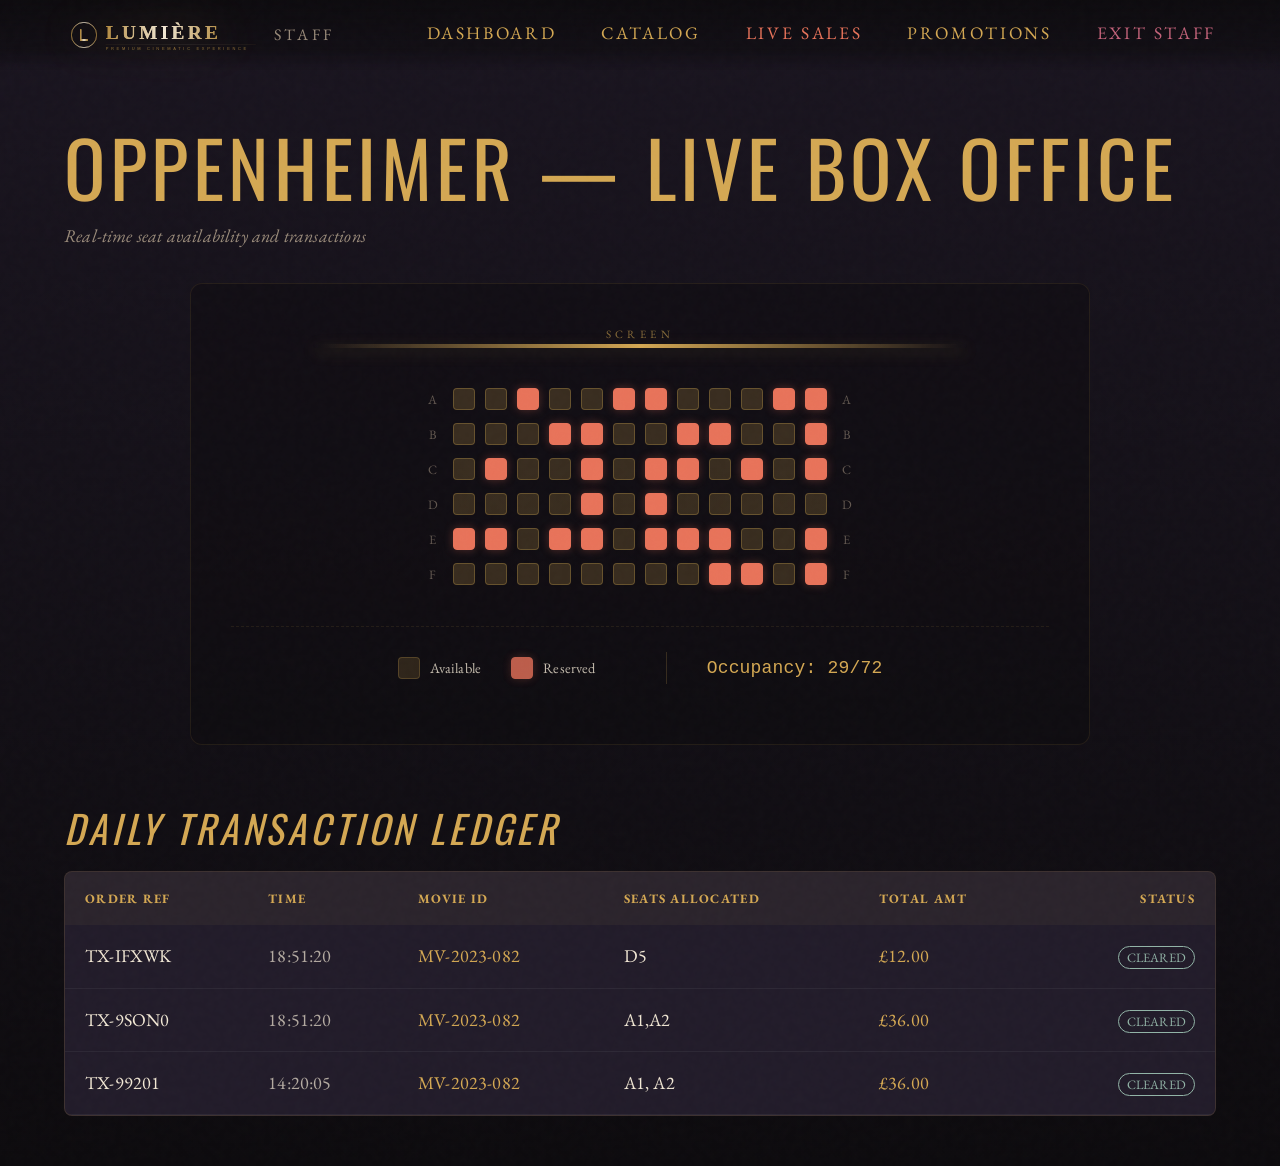
<file: adminSeatSales.html>
<!DOCTYPE html>
<html lang="en">

<head>
  <meta charset="UTF-8">
  <meta name="viewport" content="width=device-width, initial-scale=1.0">
  <title>LUMIÈRE | Live Box Office</title>
  <link rel="stylesheet" href="css/base.css?v=5">
  <link rel="stylesheet" href="css/pages/dashboard.css?v=5">
  <link rel="stylesheet" href="css/pages/footer.css?v=5">
  <link rel="stylesheet" href="css/global.css?v=5">
  <style>
    .ticker {
      background: var(--bg-deep);
      border: 2px solid var(--gold);
      padding: 20px;
      font-family: 'Courier New', monospace;
      font-size: 2rem;
      color: var(--gold);
      text-align: center;
      box-shadow: 0 0 15px rgba(212, 168, 83, 0.3);
    }

    .ticker span {
      animation: blink 1s infinite alternate;
    }

    @keyframes blink {
      from {
        opacity: 1;
      }

      to {
        opacity: 0.6;
      }
    }

    .seat-map {
      display: flex;
      flex-direction: column;
      gap: 12px;
      align-items: center;
      margin: 30px 0;
    }

    .seat-row {
      display: flex;
      gap: 10px;
      align-items: center;
    }

    .seat {
      width: 22px;
      height: 22px;
      border-radius: 4px;
      transition: all 0.3s var(--ease-smooth);
      opacity: 0;
      transform: scale(0);
      animation: seat-intro 0.6s cubic-bezier(0.34, 1.56, 0.64, 1) forwards;
    }

    .seat.available {
      background: rgba(212, 168, 83, 0.2);
      border: 1px solid rgba(212, 168, 83, 0.3);
    }

    .seat.taken {
      background: var(--sunset-coral);
      box-shadow: 0 0 10px rgba(232, 115, 90, 0.3);
      border: 1px solid var(--sunset-coral);
    }

    .row-label {
      font-family: var(--font-accent);
      color: var(--mocha);
      font-size: 0.8rem;
      width: 20px;
      text-align: center;
      opacity: 0.6;
    }

    @keyframes seat-intro {
      to {
        opacity: 1;
        transform: scale(1);
      }
    }

    .screen-line {
      width: 80%;
      height: 4px;
      background: linear-gradient(90deg, transparent, var(--gold), transparent);
      border-radius: 10px;
      margin: 0 auto 40px;
      box-shadow: 0 4px 15px rgba(212, 168, 83, 0.2);
      position: relative;
    }

    .screen-line::after {
      content: 'SCREEN';
      position: absolute;
      top: -20px;
      left: 50%;
      transform: translateX(-50%);
      font-family: var(--font-accent);
      font-size: 0.7rem;
      letter-spacing: 0.4em;
      color: var(--gold);
      opacity: 0.6;
    }

    .tx-slide-in {
      animation: slide-in 0.5s var(--ease-bounce) forwards;
      opacity: 0;
      transform: translateX(30px);
    }

    @keyframes slide-in {
      to {
        opacity: 1;
        transform: translateX(0);
      }
    }
  </style>
</head>

<body>

  <div class="film-grain"></div>
  <div class="page-transition active" id="pageTransition">
    <span class="trans-logo">LUMIÈRE</span>
  </div>

  <nav class="lumiere-nav" style="padding: 15px 5%;">
    <a href="dashboard-admin.html" class="lumiere-logo" style="gap: 10px;">
      <img src="assets/images/logo.svg?v=5" alt="LUMIÈRE" style="height: 40px;">
      <span style="font-family: var(--font-accent); font-size: 1rem; color: var(--mocha); letter-spacing: 0.2em;">STAFF</span>
    </a>
    <div class="nav-links">
      <a href="dashboard-admin.html" class="nav-link">Dashboard</a>
      <a href="organiser-movies.html" class="nav-link">Catalog</a>
      <a href="organiser-seat-sales.html" class="nav-link" style="color: var(--sunset-coral);">Live Sales</a>
      <a href="organiser-promotions.html" class="nav-link">Promotions</a>
      <a href="index.html" class="nav-link" style="color: var(--sunset-rose);">Exit Staff</a>
    </div>
  </nav>

  <div class="page-wrapper org-wrapper" style="padding: 120px 5% 50px;">
    <h1 class="fade-up" style="margin-bottom: 8px;">Oppenheimer — Live Box Office</h1>
    <p style="color: var(--mocha); font-style: italic; font-family: var(--font-accent); margin-bottom: 30px;" class="fade-up" data-delay="100">
      Real-time seat availability and transactions
    </p>

    <div class="fade-up" style="max-width: 900px; margin: 30px auto 0;">
      <div class="theatre-blueprint" style="padding: 60px 40px; border: 1px solid rgba(212, 168, 83, 0.1); border-radius: 12px; background: rgba(13, 11, 14, 0.4); position: relative;">
        <div class="screen-line"></div>
        <div class="seat-map" id="seatMap"></div>
        <div class="seat-legend" style="margin-top: 40px; border-top: 1px dashed rgba(212, 168, 83, 0.1); padding-top: 25px; display: flex; gap: 30px; justify-content: center; align-items: center;">
          <div style="display: flex; align-items: center; gap: 10px; font-family: var(--font-accent); color: var(--cream); opacity: 0.8; font-size: 0.9rem;">
            <div class="seat available" style="opacity: 1; transform: none; animation: none;"></div> Available
          </div>
          <div style="display: flex; align-items: center; gap: 10px; font-family: var(--font-accent); color: var(--cream); opacity: 0.8; font-size: 0.9rem;">
            <div class="seat taken" style="opacity: 1; transform: none; animation: none;"></div> Reserved
          </div>
          <div style="margin-left: 40px; font-family: 'Courier New', monospace; color: var(--gold); border-left: 1px solid rgba(212, 168, 83, 0.2); padding-left: 40px;">
            Occupancy: <span id="soldCount">0</span>/72
          </div>
        </div>
      </div>
    </div>

    <div class="fade-up" style="margin-top: 60px;">
      <h2 style="margin-bottom: 20px; font-style: italic;">Daily Transaction Ledger</h2>
      <div style="background: var(--bg-card); border: 1px solid rgba(212, 168, 83, 0.15); border-radius: 8px; overflow: hidden;">
        <table style="width: 100%; border-collapse: collapse; font-family: var(--font-accent);">
          <thead>
            <tr style="background: rgba(212, 168, 83, 0.05); color: var(--gold); text-align: left;">
              <th style="padding: 15px 20px; font-size: 0.8rem; letter-spacing: 0.1em; text-transform: uppercase;">Order Ref</th>
              <th style="padding: 15px 20px; font-size: 0.8rem; letter-spacing: 0.1em; text-transform: uppercase;">Time</th>
              <th style="padding: 15px 20px; font-size: 0.8rem; letter-spacing: 0.1em; text-transform: uppercase;">Movie ID</th>
              <th style="padding: 15px 20px; font-size: 0.8rem; letter-spacing: 0.1em; text-transform: uppercase;">Seats Allocated</th>
              <th style="padding: 15px 20px; font-size: 0.8rem; letter-spacing: 0.1em; text-transform: uppercase;">Total Amt</th>
              <th style="padding: 15px 20px; font-size: 0.8rem; letter-spacing: 0.1em; text-transform: uppercase; text-align: right;">Status</th>
            </tr>
          </thead>
          <tbody id="ledgerBody">
            <tr style="border-bottom: 1px solid rgba(255, 255, 255, 0.05);">
              <td style="padding: 15px 20px; color: var(--cream);">TX-99201</td>
              <td style="padding: 15px 20px; opacity: 0.7;">14:20:05</td>
              <td style="padding: 15px 20px; color: var(--gold);">MV-2023-082</td>
              <td style="padding: 15px 20px;">A1, A2</td>
              <td style="padding: 15px 20px; color: var(--gold);">£36.00</td>
              <td style="padding: 15px 20px; text-align: right;">
                <span style="color: var(--retro-mint); font-size: 0.8rem; border: 1px solid var(--retro-mint); padding: 2px 8px; border-radius: 20px;">CLEARED</span>
              </td>
            </tr>
          </tbody>
        </table>
      </div>
    </div>
  </div>

  <script src="js/main.js?v=5"></script>
  <script>
    const map = document.getElementById('seatMap');
    const rows = ['A', 'B', 'C', 'D', 'E', 'F'];
    const cols = 12;
    let sold = 0;
    let emptySeats = [];

    rows.forEach((row, rIdx) => {
      const rd = document.createElement('div');
      rd.className = 'seat-row';

      const l = document.createElement('div');
      l.className = 'row-label';
      l.textContent = row;
      rd.appendChild(l);

      for (let i = 1; i <= cols; i++) {
        const s = document.createElement('div');
        const taken = Math.random() > 0.6;
        s.id = `seat-${row}${i}`;
        s.style.animationDelay = ((rIdx * cols + i) * 0.015) + 's';

        if (taken) {
          s.className = 'seat taken';
          sold++;
        } else {
          s.className = 'seat available';
          emptySeats.push(`${row}${i}`);
        }
        rd.appendChild(s);
      }

      const le = document.createElement('div');
      le.className = 'row-label';
      le.textContent = row;
      rd.appendChild(le);

      map.appendChild(rd);
    });

    document.getElementById('soldCount').textContent = sold;
    const ledgerBody = document.getElementById('ledgerBody');

    function generateTxId() {
      return 'TX-' + Math.random().toString(36).substr(2, 5).toUpperCase();
    }

    function addTx(seats, amt) {
      const t = new Date().toLocaleTimeString('en-GB', {
        hour12: false,
        hour: "numeric",
        minute: "numeric",
        second: "numeric"
      });
      const id = generateTxId();

      const lTr = document.createElement('tr');
      lTr.style.borderBottom = '1px solid rgba(255,255,255,0.05)';
      lTr.className = 'tx-slide-in';
      lTr.innerHTML = `
        <td style="padding:15px 20px; color:var(--cream);">${id}</td>
        <td style="padding:15px 20px; opacity:0.7;">${t}</td>
        <td style="padding:15px 20px; color:var(--gold);">MV-2023-082</td>
        <td style="padding:15px 20px;">${seats}</td>
        <td style="padding:15px 20px; color:var(--gold);">£${amt}</td>
        <td style="padding:15px 20px; text-align:right;">
          <span style="color:var(--retro-mint); font-size:0.8rem; border:1px solid var(--retro-mint); padding:2px 8px; border-radius:20px;">CLEARED</span>
        </td>
      `;
      ledgerBody.prepend(lTr);
      if (ledgerBody.children.length > 15) ledgerBody.lastElementChild.remove();
    }

    addTx("A1,A2", "36.00");
    addTx("D5", "12.00");

    setInterval(() => {
      if (emptySeats.length > 0) {
        const n = Math.floor(Math.random() * 2) + 1;
        let s = [];
        for (let i = 0; i < n; i++) {
          if (!emptySeats.length) break;
          const idx = Math.floor(Math.random() * emptySeats.length);
          const id = emptySeats.splice(idx, 1)[0];
          s.push(id);
          const el = document.getElementById(`seat-${id}`);
          if (el) {
            el.classList.remove('available');
            el.classList.add('taken');
            el.style.boxShadow = '0 0 15px var(--sunset-coral)';
            setTimeout(() => el.style.boxShadow = 'none', 1000);
            sold++;
          }
        }
        if (s.length) {
          document.getElementById('soldCount').textContent = sold;
          addTx(s.join(','), (s.length * 12).toFixed(2));
        }
      }
    }, 4000);
  </script>
</body>

</html>
</file>
<file: css/base.css>
@import url('https://fonts.googleapis.com/css2?family=Oswald:wght@400;500;700&family=EB+Garamond:ital,wght@0,400;0,500;0,600;0,700;0,800;1,400;1,500&family=Great+Vibes&display=swap');

@keyframes flicker {

  0%,
  18%,
  22%,
  25%,
  53%,
  57%,
  100% {
    opacity: 1;
    filter: brightness(1);
  }

  20% {
    opacity: 0.6;
    filter: brightness(0.7);
  }

  24% {
    opacity: 0.9;
    filter: brightness(1.1);
  }

  55% {
    opacity: 0.7;
    filter: brightness(0.8);
  }

  56% {
    opacity: 1;
    filter: brightness(1.15);
  }
}

@keyframes bloom {
  0% {
    filter: brightness(1) drop-shadow(0 0 0px rgba(212, 168, 83, 0));
  }

  40% {
    filter: brightness(1.3) drop-shadow(0 0 18px rgba(212, 168, 83, 0.6));
  }

  70% {
    filter: brightness(1.15) drop-shadow(0 0 35px rgba(232, 115, 90, 0.4));
  }

  100% {
    filter: brightness(1.2) drop-shadow(0 0 22px rgba(212, 168, 83, 0.45));
  }
}

@keyframes ken-burns {
  0% {
    transform: scale(1) rotate(0deg) translateX(0);
  }

  50% {
    transform: scale(1.08) rotate(0.3deg) translateX(-8px);
  }

  100% {
    transform: scale(1.15) rotate(-0.2deg) translateX(6px);
  }
}

@keyframes cinematic-reveal {
  0% {
    opacity: 0;
    filter: blur(40px) brightness(2);
    transform: translateY(40px) scale(0.97);
  }

  40% {
    opacity: 0.7;
    filter: blur(8px) brightness(1.1);
    transform: translateY(10px) scale(0.99);
  }

  100% {
    opacity: 1;
    filter: blur(0) brightness(1);
    transform: translateY(0) scale(1);
  }
}

@keyframes cursor-ring-pulse {
  0% {
    box-shadow: 0 0 0 0 rgba(212, 168, 83, 0.5);
  }

  50% {
    box-shadow: 0 0 0 8px rgba(212, 168, 83, 0);
  }

  100% {
    box-shadow: 0 0 0 0 rgba(212, 168, 83, 0);
  }
}

@keyframes cursor-dot-idle {

  0%,
  100% {
    transform: translate(-50%, -50%) scale(1);
  }

  50% {
    transform: translate(-50%, -50%) scale(1.6);
    opacity: 0.6;
  }
}

@keyframes btn-shimmer {
  0% {
    left: -120%;
  }

  100% {
    left: 160%;
  }
}

@keyframes btn-ripple {
  0% {
    transform: translate(-50%, -50%) scale(0);
    opacity: 0.5;
  }

  100% {
    transform: translate(-50%, -50%) scale(4);
    opacity: 0;
  }
}

@keyframes marquee-glow-pass {
  0% {
    background-position: -200% center;
  }

  100% {
    background-position: 200% center;
  }
}

@keyframes marquee-scroll {
  0% {
    transform: translateX(0);
  }

  100% {
    transform: translateX(-50%);
  }
}

@keyframes glow-pulse {
  0% {
    opacity: 0.4;
    transform: translateX(-50%) scale(1) rotate(0deg);
  }

  50% {
    opacity: 0.9;
    transform: translateX(-50%) scale(1.25) rotate(3deg);
  }

  100% {
    opacity: 0.6;
    transform: translateX(-50%) scale(1.1) rotate(-2deg);
  }
}

@keyframes grain {

  0%,
  100% {
    transform: translate(0, 0);
  }

  10% {
    transform: translate(-6%, -11%);
  }

  20% {
    transform: translate(4%, 7%);
  }

  30% {
    transform: translate(-9%, 3%);
  }

  40% {
    transform: translate(6%, -8%);
  }

  50% {
    transform: translate(-3%, 12%);
  }

  60% {
    transform: translate(8%, -5%);
  }

  70% {
    transform: translate(-5%, 9%);
  }

  80% {
    transform: translate(3%, -4%);
  }

  90% {
    transform: translate(-7%, 6%);
  }
}

@keyframes float-hint {

  0%,
  100% {
    transform: translateX(-50%) translateY(0);
    opacity: 0.7;
  }

  50% {
    transform: translateX(-50%) translateY(12px);
    opacity: 1;
  }
}

@keyframes seat-pop {
  0% {
    box-shadow: 0 0 0 0 rgba(212, 168, 83, 0.7);
  }

  60% {
    box-shadow: 0 0 0 14px rgba(212, 168, 83, 0.1);
  }

  100% {
    box-shadow: 0 0 0 22px rgba(212, 168, 83, 0);
  }
}

@keyframes page-wipe-in {
  0% {
    clip-path: inset(0 100% 0 0);
  }

  100% {
    clip-path: inset(0 0% 0 0);
  }
}

@keyframes page-wipe-out {
  0% {
    clip-path: inset(0 0 0 0%);
  }

  100% {
    clip-path: inset(0 0 0 100%);
  }
}

.flicker {
  animation: flicker 5s infinite;
}

.bloom:hover {
  animation: bloom 0.8s var(--ease-smooth) forwards;
}

.kb-zoom {
  animation: ken-burns 25s ease-in-out infinite alternate;
}

.reveal {
  animation: cinematic-reveal 1.4s var(--ease-smooth) forwards;
}

:root {
  --bg-deep: #0D0B0E;
  --bg-dark: #1A1520;
  --bg-card: #221C2A;
  --gold: #D4A853;
  --gold-light: #E8C97A;
  --gold-dim: rgba(212, 168, 83, 0.15);
  --sunset-coral: #E8735A;
  --sunset-rose: #C4637A;
  --sunset-lavender: #8B6FA3;
  --teal-deep: #1B4B5A;
  --teal-light: #2A7A7A;
  --cream: #F2E8D5;
  --cream-dim: rgba(242, 232, 213, 0.85);
  --mocha: #9A8B7A;
  --dusty-pink: #D4A0A0;
  --noir: #141118;

  --retro-red: #B22222;
  --retro-red-glow: rgba(178, 34, 34, 0.4);
  --retro-mint: #92B4A7;
  --font-display: 'Oswald', sans-serif;
  --font-body: 'Oswald', sans-serif;
  --font-accent: 'Apple Garamond', 'EB Garamond', serif;
  --font-calligraphy: 'Great Vibes', cursive;

  --ease-smooth: cubic-bezier(0.25, 0.1, 0.25, 1);
  --ease-bounce: cubic-bezier(0.34, 1.56, 0.64, 1);
  --transition: all 0.5s var(--ease-smooth);
}

*,
*::before,
*::after {
  margin: 0;
  padding: 0;
  box-sizing: border-box;
}

html {
  scroll-behavior: smooth;
}

body {
  background: var(--bg-deep);
  background-image:
    radial-gradient(circle at 50% 30%, rgba(212, 168, 83, 0.05) 0%, transparent 60%),
    linear-gradient(rgba(13, 11, 14, 0.1), rgba(13, 11, 14, 0.1));
  background-attachment: fixed;
  color: var(--cream);
  font-family: var(--font-body);
  font-size: 18px;
  line-height: 1.8;
  letter-spacing: 0.01em;
  overflow-x: hidden;
}

::selection {
  background: var(--gold);
  color: var(--bg-deep);
}

.film-grain {
  position: fixed;
  top: -50%;
  left: -50%;
  width: 200%;
  height: 200%;
  background-image: url("data:image/svg+xml,%3Csvg viewBox='0 0 256 256' xmlns='http://www.w3.org/2000/svg'%3E%3Cfilter id='n'%3E%3CfeTurbulence type='fractalNoise' baseFrequency='0.9' numOctaves='4' stitchTiles='stitch'/%3E%3C/filter%3E%3Crect width='100%25' height='100%25' filter='url(%23n)'/%3E%3C/svg%3E");
  opacity: 0.018;
  pointer-events: none;
  z-index: 9990;
  animation: grain 1.3s steps(4) infinite;
}

.page-transition {
  position: fixed;
  top: 0;
  left: 0;
  width: 100vw;
  height: 100vh;
  z-index: 99998;
  pointer-events: none;
  display: flex;
  justify-content: center;
  align-items: center;
  background: var(--bg-deep);
  opacity: 0;
  transition: opacity 0.5s ease;
}

.page-transition.active {
  opacity: 1;
  pointer-events: all;
  animation: page-wipe-in 0.5s var(--ease-smooth) forwards;
}

.page-transition .trans-logo {
  position: relative;
  z-index: 2;
  font-family: var(--font-display);
  font-style: italic;
  font-size: 3rem;
  color: var(--gold);
  letter-spacing: 0.2em;
  opacity: 0;
  transform: scale(0.85) translateY(10px);
  transition: opacity 0.5s ease 0.25s, transform 0.5s var(--ease-bounce) 0.25s;
}

.page-transition.active .trans-logo {
  opacity: 1;
  transform: scale(1) translateY(0);
}

.page-transition.fade-out {
  opacity: 0;
  animation: page-wipe-out 0.45s var(--ease-smooth) forwards;
}

h1,
h2,
h3,
h4,
h5,
h6 {
  font-family: var(--font-display);
  font-weight: 400;
  color: var(--gold);
  letter-spacing: 0.06em;
  line-height: 1.2;
}

h1 {
  font-size: clamp(2.5rem, 6vw, 5rem);
  text-transform: uppercase;
}

h2 {
  font-size: clamp(1.8rem, 3vw, 3rem);
  text-transform: uppercase;
  letter-spacing: 0.1em;
}

h3 {
  font-size: clamp(1.3rem, 2vw, 2rem);
}

p {
  font-family: var(--font-body);
  color: var(--cream-dim);
}

a {
  color: var(--gold);
  text-decoration: none;
  transition: var(--transition);
}

a:hover {
  color: var(--sunset-coral);
}

.lumiere-nav {
  position: fixed;
  top: 0;
  left: 0;
  right: 0;
  z-index: 1000;
  padding: 20px 5%;
  display: flex;
  justify-content: space-between;
  align-items: center;
  background: linear-gradient(180deg, rgba(13, 11, 14, 0.95) 0%, rgba(13, 11, 14, 0.6) 70%, transparent 100%);
  backdrop-filter: blur(10px);
  -webkit-backdrop-filter: blur(10px);
  flex-wrap: wrap;
}

.lumiere-logo {
  display: flex;
  align-items: center;
  gap: 15px;
}

.lumiere-logo img {
  height: 55px;
  filter: drop-shadow(0 0 20px rgba(212, 168, 83, 0.3));
  transition: var(--transition);
}

.lumiere-logo img:hover {
  filter: drop-shadow(0 0 35px rgba(212, 168, 83, 0.7));
  transform: scale(1.06) rotate(-1deg);
}

.nav-links {
  display: flex;
  gap: 45px;
  align-items: center;
}

.nav-link {
  font-family: var(--font-accent);
  font-size: 1.1rem;
  text-transform: uppercase;
  letter-spacing: 0.15em;
  position: relative;
  padding-bottom: 4px;
}

.nav-link::after {
  content: '';
  position: absolute;
  bottom: 0;
  left: 50%;
  width: 0;
  height: 1.5px;
  background: linear-gradient(90deg, var(--gold), var(--sunset-coral));
  transition: width 0.4s var(--ease-smooth), left 0.4s var(--ease-smooth);
}

.nav-link:hover::after {
  width: 100%;
  left: 0;
}

.btn-primary {
  display: inline-block;
  background: transparent;
  color: var(--gold);
  border: 1.5px solid var(--gold);
  padding: 14px 40px;
  font-family: var(--font-accent);
  font-size: 1.05rem;
  text-transform: uppercase;
  letter-spacing: 0.2em;
  cursor: pointer;
  position: relative;
  overflow: hidden;
  transition:
    color 0.4s ease,
    border-color 0.4s ease,
    box-shadow 0.4s ease,
    transform 0.4s var(--ease-bounce);
  isolation: isolate;
}

.btn-primary::after {
  content: '';
  position: absolute;
  bottom: -2px;
  left: 0;
  width: 100%;
  height: 0%;
  background: var(--gold);
  transition: height 0.45s var(--ease-smooth);
  z-index: -1;
}

.btn-primary::before {
  content: '';
  position: absolute;
  top: 0;
  left: -120%;
  width: 60%;
  height: 100%;
  background: linear-gradient(90deg, transparent, rgba(255, 255, 255, 0.25), transparent);
  transform: skewX(-20deg);
  z-index: 1;
  pointer-events: none;
}

.btn-primary:hover {
  color: var(--bg-deep);
  border-color: var(--gold);
  box-shadow: 0 12px 35px rgba(212, 168, 83, 0.4);
  transform: translateY(-3px);
}

.btn-primary:hover::after {
  height: 102%;
}

.btn-primary:hover::before {
  animation: btn-shimmer 0.65s var(--ease-smooth) forwards;
}

.btn-primary:active {
  transform: translateY(0px) scale(0.97);
  box-shadow: 0 4px 12px rgba(212, 168, 83, 0.25);
  transition: transform 0.1s ease, box-shadow 0.1s ease;
}

.btn-coral {
  display: inline-block;
  background: linear-gradient(135deg, var(--sunset-coral), var(--sunset-rose));
  color: #fff;
  border: none;
  padding: 14px 40px;
  font-family: var(--font-accent);
  font-size: 1.05rem;
  text-transform: uppercase;
  letter-spacing: 0.2em;
  cursor: pointer;
  position: relative;
  overflow: hidden;
  transition: transform 0.4s var(--ease-bounce), box-shadow 0.4s ease;
  box-shadow: 0 4px 20px rgba(232, 115, 90, 0.3);
  border-radius: 2px;
  isolation: isolate;
}

.btn-coral::before {
  content: '';
  position: absolute;
  top: -10%;
  left: -130%;
  width: 55%;
  height: 120%;
  background: linear-gradient(90deg, transparent, rgba(255, 255, 255, 0.45), transparent);
  transform: skewX(-22deg);
  z-index: 1;
  pointer-events: none;
}

.btn-coral::after {
  content: '';
  position: absolute;
  top: 50%;
  left: 50%;
  width: 10px;
  height: 10px;
  background: rgba(255, 255, 255, 0.25);
  border-radius: 50%;
  transform: translate(-50%, -50%) scale(0);
  z-index: 0;
  pointer-events: none;
}

.btn-coral:hover {
  color: #fff !important;
  transform: translateY(-5px) scale(1.02);
  box-shadow: 0 16px 45px rgba(232, 115, 90, 0.65);
}

.btn-coral:hover::before {
  animation: btn-shimmer 0.6s var(--ease-smooth) forwards;
}

.btn-coral:active {
  transform: translateY(-1px) scale(0.98);
  box-shadow: 0 5px 15px rgba(232, 115, 90, 0.3);
}

.btn-coral:active::after {
  animation: btn-ripple 0.5s ease-out forwards;
}

.vintage-card {
  background: linear-gradient(145deg, rgba(34, 28, 42, 0.9), rgba(26, 21, 32, 0.95));
  backdrop-filter: blur(20px);
  -webkit-backdrop-filter: blur(20px);
  border: 1px solid rgba(212, 168, 83, 0.15);
  border-radius: 8px;
  padding: 45px;
  position: relative;
  box-shadow: 0 25px 60px rgba(0, 0, 0, 0.6), inset 0 1px 0 rgba(212, 168, 83, 0.1);
}

.corner-dec {
  position: absolute;
  width: 20px;
  height: 20px;
  opacity: 0.4;
}

.corner-dec::before,
.corner-dec::after {
  content: '';
  position: absolute;
  background: var(--gold);
}

.corner-tl {
  top: 12px;
  left: 12px;
}

.corner-tl::before {
  width: 20px;
  height: 1px;
  top: 0;
  left: 0;
}

.corner-tl::after {
  width: 1px;
  height: 20px;
  top: 0;
  left: 0;
}

.corner-tr {
  top: 12px;
  right: 12px;
}

.corner-tr::before {
  width: 20px;
  height: 1px;
  top: 0;
  right: 0;
}

.corner-tr::after {
  width: 1px;
  height: 20px;
  top: 0;
  right: 0;
}

.corner-bl {
  bottom: 12px;
  left: 12px;
}

.corner-bl::before {
  width: 20px;
  height: 1px;
  bottom: 0;
  left: 0;
}

.corner-bl::after {
  width: 1px;
  height: 20px;
  bottom: 0;
  left: 0;
}

.corner-br {
  bottom: 12px;
  right: 12px;
}

.corner-br::before {
  width: 20px;
  height: 1px;
  bottom: 0;
  right: 0;
}

.corner-br::after {
  width: 1px;
  height: 20px;
  bottom: 0;
  right: 0;
}

.form-group {
  margin-bottom: 28px;
  position: relative;
}

.form-group label {
  display: block;
  margin-bottom: 8px;
  font-family: var(--font-accent);
  color: var(--mocha);
  font-size: 1.05rem;
  letter-spacing: 0.05em;
}

.form-group input,
.form-group textarea {
  width: 100%;
  background: rgba(255, 255, 255, 0.03);
  border: none;
  border-bottom: 1.5px solid rgba(212, 168, 83, 0.25);
  padding: 12px 8px;
  color: var(--cream);
  font-family: var(--font-body);
  font-size: 1.15rem;
  outline: none;
  transition: var(--transition);
}

.form-group select {
  width: 100%;
  background: rgba(255, 255, 255, 0.03);
  border: none;
  border-bottom: 1.5px solid rgba(212, 168, 83, 0.25);
  padding: 12px 8px;
  color: var(--cream);
  font-family: var(--font-body);
  font-size: 1.15rem;
  outline: none;
  transition: var(--transition);
  cursor: pointer;
}

.form-group select option {
  background: var(--bg-dark);
}

.admin-form-group select {
  width: 100%;
  background: rgba(255, 255, 255, 0.03);
  border: none;
  border-bottom: 1.5px solid rgba(212, 168, 83, 0.25);
  padding: 12px 8px;
  color: var(--cream);
  font-family: var(--font-body);
  font-size: 1.15rem;
  outline: none;
  transition: var(--transition);
  cursor: pointer;
}

.admin-form-group select option {
  background: white;
  color: var(--bg-deep);
}

.form-group input:focus {
  border-bottom-color: var(--sunset-coral);
  background: rgba(232, 115, 90, 0.03);
}

.form-group input::placeholder {
  color: rgba(154, 139, 122, 0.4);
}

.divider {
  width: 100%;
  height: 1px;
  margin: 50px 0;
  position: relative;
  background: linear-gradient(90deg, transparent, var(--gold), var(--sunset-coral), var(--gold), transparent);
}

.divider::after {
  content: '✦';
  position: absolute;
  top: 50%;
  left: 50%;
  transform: translate(-50%, -50%);
  background: var(--bg-deep);
  padding: 0 15px;
  color: var(--gold);
  font-size: 0.8rem;
}


/* SHARED COMPONENTS */
.movie-card {
  position: relative;
  border-radius: 8px;
  overflow: hidden;
  background: var(--bg-card);
  cursor: pointer;
  transition: transform 0.55s var(--ease-bounce), box-shadow 0.55s var(--ease-smooth);
}

.movie-card:hover {
  transform: translateY(-14px) scale(1.025) rotate(-0.4deg);
  box-shadow: 0 25px 55px rgba(212, 168, 83, 0.18), 0 0 0 1px var(--gold);
}

.movie-poster-wrap {
  position: relative;
  overflow: hidden;
  aspect-ratio: 3/4;
}

.movie-poster-wrap img {
  width: 100%;
  height: 100%;
  object-fit: cover;
  transition: transform 1.1s var(--ease-smooth), filter 0.6s;
  filter: saturate(0.9) contrast(1.05);
}

.movie-card:hover .movie-poster-wrap img {
  transform: scale(1.1);
  filter: saturate(1.25) contrast(1.1);
}

.movie-poster-wrap::after {
  content: '';
  position: absolute;
  bottom: 0;
  left: 0;
  right: 0;
  height: 60%;
  background: linear-gradient(to top, var(--bg-card) 0%, transparent 100%);
  pointer-events: none;
}

.movie-info {
  padding: 25px 30px 30px;
  position: relative;
  z-index: 1;
  margin-top: -30px;
}

.movie-title {
  font-size: 1.5rem;
  margin-bottom: 5px;
  color: var(--cream);
  font-family: var(--font-display);
}

.movie-meta {
  color: var(--mocha);
  font-style: italic;
  font-size: 0.95rem;
  font-family: var(--font-accent);
}

.filter-ribbon {
  display: flex;
  justify-content: space-between;
  align-items: center;
  margin-bottom: 45px;
  padding: 18px 0;
  border-top: 1px solid rgba(212, 168, 83, 0.15);
  border-bottom: 1px solid rgba(212, 168, 83, 0.15);
}

.filter-group {
  display: flex;
  gap: 20px;
}

.filter-group select {
  background: transparent;
  color: var(--cream);
  border: none;
  border-bottom: 1px solid var(--mocha);
  padding: 8px;
  font-family: var(--font-accent);
  font-size: 1rem;
  outline: none;
  cursor: pointer;
  appearance: none;
}

.filter-group select option {
  background: var(--bg-dark);
}


.review-card {
  background: var(--bg-card);
  border: 1px solid rgba(212, 168, 83, 0.1);
  padding: 30px;
  border-radius: 6px;
  transition: border-color 0.4s ease, transform 0.4s var(--ease-bounce), box-shadow 0.4s ease;
}

.review-card:hover {
  border-color: var(--sunset-coral);
  transform: translateY(-7px) rotate(0.3deg);
  box-shadow: 0 18px 40px rgba(232, 115, 90, 0.12);
}

.ink-stars {
  color: var(--sunset-coral);
  font-size: 1.3rem;
  letter-spacing: 4px;
  margin-bottom: 12px;
}

.review-text {
  font-size: 1.05rem;
  line-height: 1.7;
  margin-bottom: 15px;
  font-style: italic;
}

.review-author {
  font-family: var(--font-accent);
  color: var(--mocha);
  font-weight: 600;
}


.stats-container {
  display: flex;
  justify-content: space-around;
  padding: 80px 5%;
  border-top: 1px solid rgba(212, 168, 83, 0.15);
  border-bottom: 1px solid rgba(212, 168, 83, 0.15);
}

.stat-box {
  text-align: center;
}

.stat-number {
  font-family: var(--font-display);
  font-size: clamp(3rem, 5vw, 4.5rem);
  color: var(--gold);
}

.stat-label {
  font-family: var(--font-accent);
  font-size: 1.1rem;
  text-transform: uppercase;
  letter-spacing: 0.15em;
  color: var(--mocha);
  margin-top: 5px;
}


.section-header {
  text-align: center;
  margin-bottom: 60px;
}

.section-header h2 {
  margin-bottom: 12px;
}

.section-header p {
  font-family: var(--font-accent);
  color: var(--mocha);
  font-style: italic;
  font-size: 1.2rem;
  max-width: 600px;
  margin: 0 auto;
}

.featured-section {
  padding: 100px 5%;
}


/* Nav base (ensures hamburger works on all pages) */
.hamburger {
  display: none;
  flex-direction: column;
  justify-content: center;
  gap: 5px;
  cursor: pointer;
  padding: 8px;
  background: none;
  border: none;
  z-index: 1001;
  width: 40px;
  height: 40px;
}

.hamburger span {
  display: block;
  width: 24px;
  height: 2px;
  background: var(--cream);
  border-radius: 2px;
  transition: transform 0.35s ease, opacity 0.3s ease;
  transform-origin: center;
}

.hamburger.open span:nth-child(1) { transform: translateY(7px) rotate(45deg); }
.hamburger.open span:nth-child(2) { opacity: 0; transform: scaleX(0); }
.hamburger.open span:nth-child(3) { transform: translateY(-7px) rotate(-45deg); }

@media (max-width: 768px) {
  .hamburger { display: flex; }

  .nav-links {
    display: none;
    flex-direction: column;
    width: 100%;
    padding: 12px 0 20px;
    border-top: 1px solid rgba(212, 168, 83, 0.12);
    margin-top: 12px;
    gap: 0;
  }

  .nav-links.open { display: flex; }

  .nav-links .nav-link {
    padding: 14px 4px;
    font-size: 1rem;
    border-bottom: 1px solid rgba(212, 168, 83, 0.07);
    letter-spacing: 0.15em;
  }

  .nav-links .nav-link:last-child { border-bottom: none; }
}
</file>
<file: css/pages/dashboard.css>
.dashboard-header {
  padding: 180px 5% 80px;
  text-align: center;
  position: relative;
  overflow: hidden;
}

.dashboard-header .bg-img {
  position: absolute;
  top: 0;
  left: 0;
  width: 100%;
  height: 100%;
  object-fit: cover;
  filter: brightness(0.2) saturate(1.2);
}

.dashboard-header::after {
  content: '';
  position: absolute;
  bottom: 0;
  left: 0;
  right: 0;
  height: 200px;
  background: linear-gradient(to top, var(--bg-deep), transparent);
}

.dashboard-header * {
  position: relative;
  z-index: 2;
}


.timeline-section {
  padding: 150px 8% 80px;
  min-height: 100vh;
  background: var(--bg-dark);
}

.timeline {
  display: flex;
  flex-direction: column;
  gap: 40px;
  align-items: center;
  position: relative;
}

.timeline::before {
  content: '';
  position: absolute;
  top: 60px;
  bottom: 0;
  left: 50%;
  width: 2px;
  background: linear-gradient(to bottom, var(--gold), var(--sunset-coral), var(--sunset-lavender));
}

.timeline-empty::before {
  display: none;
}

.timeline-item {
  width: 42%;
  position: relative;
}

.timeline-item:nth-child(odd) {
  align-self: flex-start;
}

.timeline-item:nth-child(even) {
  align-self: flex-end;
}

.timeline-item::after {
  content: '';
  position: absolute;
  top: 20px;
  width: 14px;
  height: 14px;
  background: var(--sunset-coral);
  border-radius: 50%;
  box-shadow: 0 0 12px rgba(232, 115, 90, 0.6);
  z-index: 10;
}

.timeline-item:nth-child(odd)::after {
  right: -37px;
}

.timeline-item:nth-child(even)::after {
  left: -37px;
}

.stub-card {
  perspective: 1500px;
  height: 220px;
  position: relative;
  transition: transform 0.6s var(--ease-smooth);
}

.timeline-item:nth-child(odd) .stub-card {
  transform: rotate(-1.5deg);
}

.timeline-item:nth-child(even) .stub-card {
  transform: rotate(1.5deg);
}

.stub-card-inner {
  width: 100%;
  height: 100%;
  transition: transform 0.85s var(--ease-smooth);
  transform-style: preserve-3d;
  position: relative;
}

.stub-card:hover .stub-card-inner {
  transform: rotateY(180deg);
}

.stub-front,
.stub-back {
  position: absolute;
  width: 100%;
  height: 100%;
  backface-visibility: hidden;
  display: flex;
  flex-direction: column;
  justify-content: center;
  align-items: center;
  padding: 30px;
  border-radius: 4px;
  box-shadow: 0 15px 45px rgba(0, 0, 0, 0.5);
  background: #fdfaf5;
  overflow: hidden;
  color: #1a1520;
  border: 4px double rgba(13, 11, 14, 0.2);
}

.stub-front::before,
.stub-front::after {
  content: '';
  position: absolute;
  width: 34px;
  height: 34px;
  background: var(--bg-deep);
  border-radius: 50%;
  z-index: 5;
}

.stub-front::before {
  left: -17px;
  top: calc(50% - 17px);
}

.stub-front::after {
  right: -17px;
  top: calc(50% - 17px);
}

.stub-serial {
  position: absolute;
  top: 20px;
  left: 25px;
  font-family: 'Courier New', monospace;
  font-weight: 700;
  font-size: 0.8rem;
  letter-spacing: 0.2em;
  color: var(--retro-red);
  transform: rotate(-90deg) translateX(-100%);
  transform-origin: left top;
  opacity: 0.8;
}

.stub-title {
  font-family: var(--font-display);
  font-size: 2.2rem;
  font-style: italic;
  line-height: 1.1;
  text-align: center;
  margin: 10px 0;
  color: #1a1520;
}

.stub-meta {
  margin-top: 10px;
  font-family: var(--font-accent);
  text-transform: uppercase;
  font-size: 0.85rem;
  letter-spacing: 0.15em;
  font-weight: 700;
  opacity: 0.7;
}

.stub-back {
  background: #1a1520;
  color: #fdfaf5;
  transform: rotateY(180deg);
  border: 4px double rgba(212, 168, 83, 0.3);
}

.stub-qr-mock {
  width: 80px;
  height: 80px;
  background: repeating-linear-gradient(45deg, #fdfaf5 0 2px, transparent 0 4px), repeating-linear-gradient(-45deg, #fdfaf5 0 2px, transparent 0 4px);
  opacity: 0.2;
  border: 1px solid rgba(253, 250, 245, 0.1);
  margin-bottom: 15px;
}


.account-wrapper {
  padding: 150px 8% 80px;
  display: grid;
  grid-template-columns: 380px 1fr;
  gap: 60px;
}

.membership-card {
  background: linear-gradient(135deg, var(--gold), #b8933e, var(--gold-light));
  height: 230px;
  border-radius: 16px;
  padding: 30px;
  color: var(--bg-deep);
  position: relative;
  box-shadow: 0 20px 50px rgba(0, 0, 0, 0.5);
  overflow: hidden;
}

.membership-card::before {
  content: '';
  position: absolute;
  top: -60px;
  right: -40px;
  width: 180px;
  height: 180px;
  background: rgba(255, 255, 255, 0.15);
  border-radius: 50%;
}

.member-name {
  font-family: var(--font-display);
  font-size: 1.7rem;
  text-transform: uppercase;
  margin-top: 50px;
  letter-spacing: 0.12em;
}

.member-num {
  font-family: 'Courier New', monospace;
  font-size: 1.1rem;
  margin-top: 12px;
  letter-spacing: 0.15em;
  opacity: 0.7;
}

.voucher-grid {
  display: grid;
  grid-template-columns: 1fr 1fr;
  gap: 30px;
}

.coupon-card {
  background: var(--bg-card);
  border: 2px dashed rgba(212, 168, 83, 0.4);
  padding: 30px;
  text-align: center;
  position: relative;
  border-radius: 6px;
  transition: var(--transition);
}

.coupon-card:hover {
  border-color: var(--sunset-coral);
  transform: translateY(-5px);
}

.coupon-card::before,
.coupon-card::after {
  content: '';
  position: absolute;
  top: 50%;
  width: 25px;
  height: 25px;
  background: var(--bg-deep);
  border-radius: 50%;
  transform: translateY(-50%);
}

.coupon-card::before {
  left: -13px;
}

.coupon-card::after {
  right: -13px;
}

.acc-item {
  border-bottom: 1px solid rgba(212, 168, 83, 0.1);
}

.acc-header {
  padding: 20px 0;
  cursor: pointer;
  font-family: var(--font-display);
  font-size: 1.3rem;
  display: flex;
  justify-content: space-between;
  align-items: center;
  color: var(--gold);
  transition: var(--transition);
}

.acc-header:hover {
  color: var(--sunset-coral);
}

.acc-content {
  max-height: 0;
  overflow: hidden;
  transition: max-height 0.5s var(--ease-smooth);
}

.acc-item.active .acc-content {
  max-height: 500px;
}

.acc-icon {
  transition: transform 0.35s var(--ease-bounce);
  font-size: 1rem;
}

.acc-item.active .acc-icon {
  transform: rotate(180deg);
}

.org-wrapper {
  background: linear-gradient(180deg, var(--bg-dark), var(--bg-deep));
  min-height: 100vh;
}

.data-card-grid {
  display: grid;
  grid-template-columns: repeat(4, 1fr);
  gap: 25px;
  margin-bottom: 40px;
}

.data-card {
  background: var(--bg-card);
  border: 1px solid rgba(212, 168, 83, 0.12);
  padding: 28px;
  border-radius: 8px;
  transition: var(--transition);
}

.data-card:hover {
  border-color: var(--sunset-coral);
  transform: translateY(-6px);
  box-shadow: 0 12px 32px rgba(232, 115, 90, 0.12);
}

.data-card h3 {
  font-family: var(--font-accent);
  font-size: 1rem;
  color: var(--mocha);
  margin-bottom: 10px;
  text-transform: uppercase;
  letter-spacing: 0.1em;
}

.data-card .value {
  font-family: var(--font-display);
  font-size: 2.5rem;
  color: var(--gold);
}

.charts-row {
  display: grid;
  grid-template-columns: 2fr 1fr;
  gap: 30px;
  margin-bottom: 40px;
}

.chart-container {
  background: var(--bg-card);
  border: 1px solid rgba(212, 168, 83, 0.1);
  padding: 25px;
  border-radius: 8px;
}

.dropzone {
  border: 3px dashed rgba(212, 168, 83, 0.3);
  background: rgba(212, 168, 83, 0.03);
  height: 250px;
  display: flex;
  flex-direction: column;
  justify-content: center;
  align-items: center;
  cursor: pointer;
  transition: var(--transition);
  border-radius: 8px;
}

.dropzone.dragover {
  border-color: var(--sunset-coral);
  background: rgba(232, 115, 90, 0.05);
}

.dropzone-icon {
  font-size: 4rem;
  color: var(--mocha);
  margin-bottom: 15px;
}


.typewriter-input {
  background: transparent;
  border: none;
  border-bottom: 1px dotted var(--mocha);
  font-family: 'Courier New', Courier, monospace;
  color: var(--gold);
  font-size: 1.2rem;
  width: 100%;
  padding: 5px;
  outline: none;
  transition: var(--transition);
}

.typewriter-input:focus {
  border-bottom-color: var(--sunset-coral);
}
</file>
<file: css/pages/footer.css>
footer {
  text-align: center;
  padding: 80px 20px;
  border-top: 1px solid rgba(212, 168, 83, 0.1);
  background: var(--bg-deep);
  position: relative;
  z-index: 10;
}

footer .logo-img {
  height: 50px;
  margin-bottom: 20px;
  filter: drop-shadow(0 0 10px rgba(212, 168, 83, 0.2));
}

footer .footer-links {
  display: flex;
  justify-content: center;
  gap: 30px;
  margin-top: 20px;
  flex-wrap: wrap;
}

footer .footer-links a {
  font-family: var(--font-accent);
  font-size: 1rem;
  color: var(--mocha);
  text-transform: uppercase;
  letter-spacing: 0.15em;
  transition: var(--transition);
}

footer .footer-links a:hover {
  color: var(--gold);
}

footer p {
  color: var(--mocha);
  font-family: var(--font-accent);
  font-style: italic;
  font-size: 1.1rem;
}
</file>
<file: css/global.css>
.fade-up {
  opacity: 0;
  transform: translateY(55px);
  filter: blur(5px);
  transition:
    opacity 0.9s var(--ease-smooth),
    transform 0.9s var(--ease-smooth),
    filter 0.7s var(--ease-smooth);
}

.fade-up.visible {
  opacity: 1;
  transform: translateY(0);
  filter: blur(0);
}

.fade-left {
  opacity: 0;
  transform: translateX(-55px) scale(0.97);
  filter: blur(4px);
  transition:
    opacity 0.9s var(--ease-smooth),
    transform 0.9s var(--ease-smooth),
    filter 0.7s var(--ease-smooth);
}

.fade-left.visible {
  opacity: 1;
  transform: translateX(0) scale(1);
  filter: blur(0);
}

.fade-right {
  opacity: 0;
  transform: translateX(55px) scale(0.97);
  filter: blur(4px);
  transition:
    opacity 0.9s var(--ease-smooth),
    transform 0.9s var(--ease-smooth),
    filter 0.7s var(--ease-smooth);
}

.fade-right.visible {
  opacity: 1;
  transform: translateX(0) scale(1);
  filter: blur(0);
}

.scale-in {
  opacity: 0;
  transform: scale(0.85);
  filter: blur(6px);
  transition:
    opacity 0.85s var(--ease-smooth),
    transform 0.85s var(--ease-bounce),
    filter 0.85s var(--ease-smooth);
}

.scale-in.visible {
  opacity: 1;
  transform: scale(1);
  filter: blur(0);
}

.skew-up {
  opacity: 0;
  transform: translateY(90px) skewY(5deg);
  transform-origin: top left;
  transition:
    opacity 1.1s var(--ease-smooth),
    transform 1.1s var(--ease-smooth);
}

.skew-up.visible {
  opacity: 1;
  transform: translateY(0) skewY(0deg);
}

.blur-in {
  opacity: 0;
  filter: blur(18px) brightness(1.3);
  transform: scale(1.04);
  transition:
    opacity 1.4s var(--ease-smooth),
    filter 1.4s var(--ease-smooth),
    transform 1.4s var(--ease-smooth);
}

.blur-in.visible {
  opacity: 1;
  filter: blur(0) brightness(1);
  transform: scale(1);
}

.text-reveal {
  opacity: 0;
  clip-path: polygon(0 100%, 100% 100%, 100% 100%, 0 100%);
  transform: translateY(14px);
  transition:
    clip-path 1.1s var(--ease-bounce),
    transform 1.1s var(--ease-bounce),
    opacity 0.4s ease;
}

.text-reveal.visible {
  opacity: 1;
  clip-path: polygon(0 0, 100% 0, 100% 100%, 0 100%);
  transform: translateY(0);
}

.drift-in {
  opacity: 0;
  transform: translateX(-28px) translateY(22px) rotate(-1.2deg);
  transition:
    opacity 1.2s var(--ease-smooth),
    transform 1.2s var(--ease-smooth);
}

.drift-in.visible {
  opacity: 1;
  transform: translateX(0) translateY(0) rotate(0deg);
}

.rise {
  opacity: 0;
  transform: translateY(65px) scale(0.96);
  filter: brightness(0.5);
  transition:
    opacity 1s var(--ease-smooth),
    transform 1s var(--ease-bounce),
    filter 1s ease;
}

.rise.visible {
  opacity: 1;
  transform: translateY(0) scale(1);
  filter: brightness(1);
}

.flip-in {
  opacity: 0;
  transform: perspective(800px) rotateX(25deg) translateY(40px);
  transform-origin: top center;
  transition:
    opacity 1s var(--ease-smooth),
    transform 1s var(--ease-smooth);
}

.flip-in.visible {
  opacity: 1;
  transform: perspective(800px) rotateX(0deg) translateY(0);
}

.stagger-children>*:nth-child(1) {
  transition-delay: 0s;
}

.stagger-children>*:nth-child(2) {
  transition-delay: 0.1s;
}

.stagger-children>*:nth-child(3) {
  transition-delay: 0.2s;
}

.stagger-children>*:nth-child(4) {
  transition-delay: 0.3s;
}

.stagger-children>*:nth-child(5) {
  transition-delay: 0.4s;
}

.stagger-children>*:nth-child(6) {
  transition-delay: 0.5s;
}

.stagger-children>*:nth-child(7) {
  transition-delay: 0.6s;
}

.stagger-children>*:nth-child(8) {
  transition-delay: 0.7s;
}

@media (max-width: 1024px) {
  .editorial-flex {
    flex-direction: column;
  }

  .seat-booking-wrapper {
    flex-direction: column;
  }

  .account-wrapper {
    grid-template-columns: 1fr;
  }

  .data-card-grid {
    grid-template-columns: repeat(2, 1fr);
  }

  .charts-row {
    grid-template-columns: 1fr;
  }

  .mag-layout {
    grid-template-columns: 1fr;
  }

  .experience-grid {
    grid-template-columns: 1fr 1fr;
  }

  .about-preview {
    grid-template-columns: 1fr;
    gap: 40px;
  }

  .timeline-item {
    width: 80%;
  }

  .timeline::before {
    left: 20px;
  }

  .timeline-item:nth-child(odd)::after,
  .timeline-item:nth-child(even)::after {
    left: -25px;
  }
}

@media (max-width: 768px) {
  .nav-links {
    display: none;
  }

  .movies-grid {
    grid-template-columns: 1fr 1fr;
    gap: 20px;
  }

  .voucher-grid {
    grid-template-columns: 1fr;
  }

  .experience-grid {
    grid-template-columns: 1fr;
  }

  .home-hero .hero-cta {
    flex-direction: column;
    align-items: center;
  }
}

/* LIQUID GLASS STYLES */
.liquidGlass-wrapper {
  position: relative;
  display: flex;
  overflow: hidden;
  box-shadow: 0 6px 6px rgba(0, 0, 0, 0.2), 0 0 20px rgba(0, 0, 0, 0.1);
  transition: all 0.4s cubic-bezier(0.175, 0.885, 0.32, 2.2);
}

.liquidGlass-effect {
  position: absolute;
  z-index: 0;
  inset: 0;
  backdrop-filter: blur(8px);
  filter: url(#glass-distortion);
  overflow: hidden;
}

.liquidGlass-tint {
  z-index: 1;
  position: absolute;
  inset: 0;
  background: rgba(30, 25, 40, 0.40);
  /* Adjusted for dark theme */
}

.liquidGlass-shine {
  position: absolute;
  inset: 0;
  z-index: 2;
  overflow: hidden;
  box-shadow: inset 2px 2px 1px 0 rgba(255, 255, 255, 0.1),
    inset -1px -1px 1px 1px rgba(255, 255, 255, 0.05);
}

.liquidGlass-content {
  z-index: 3;
  width: 100%;
  position: relative;
}
</file>
